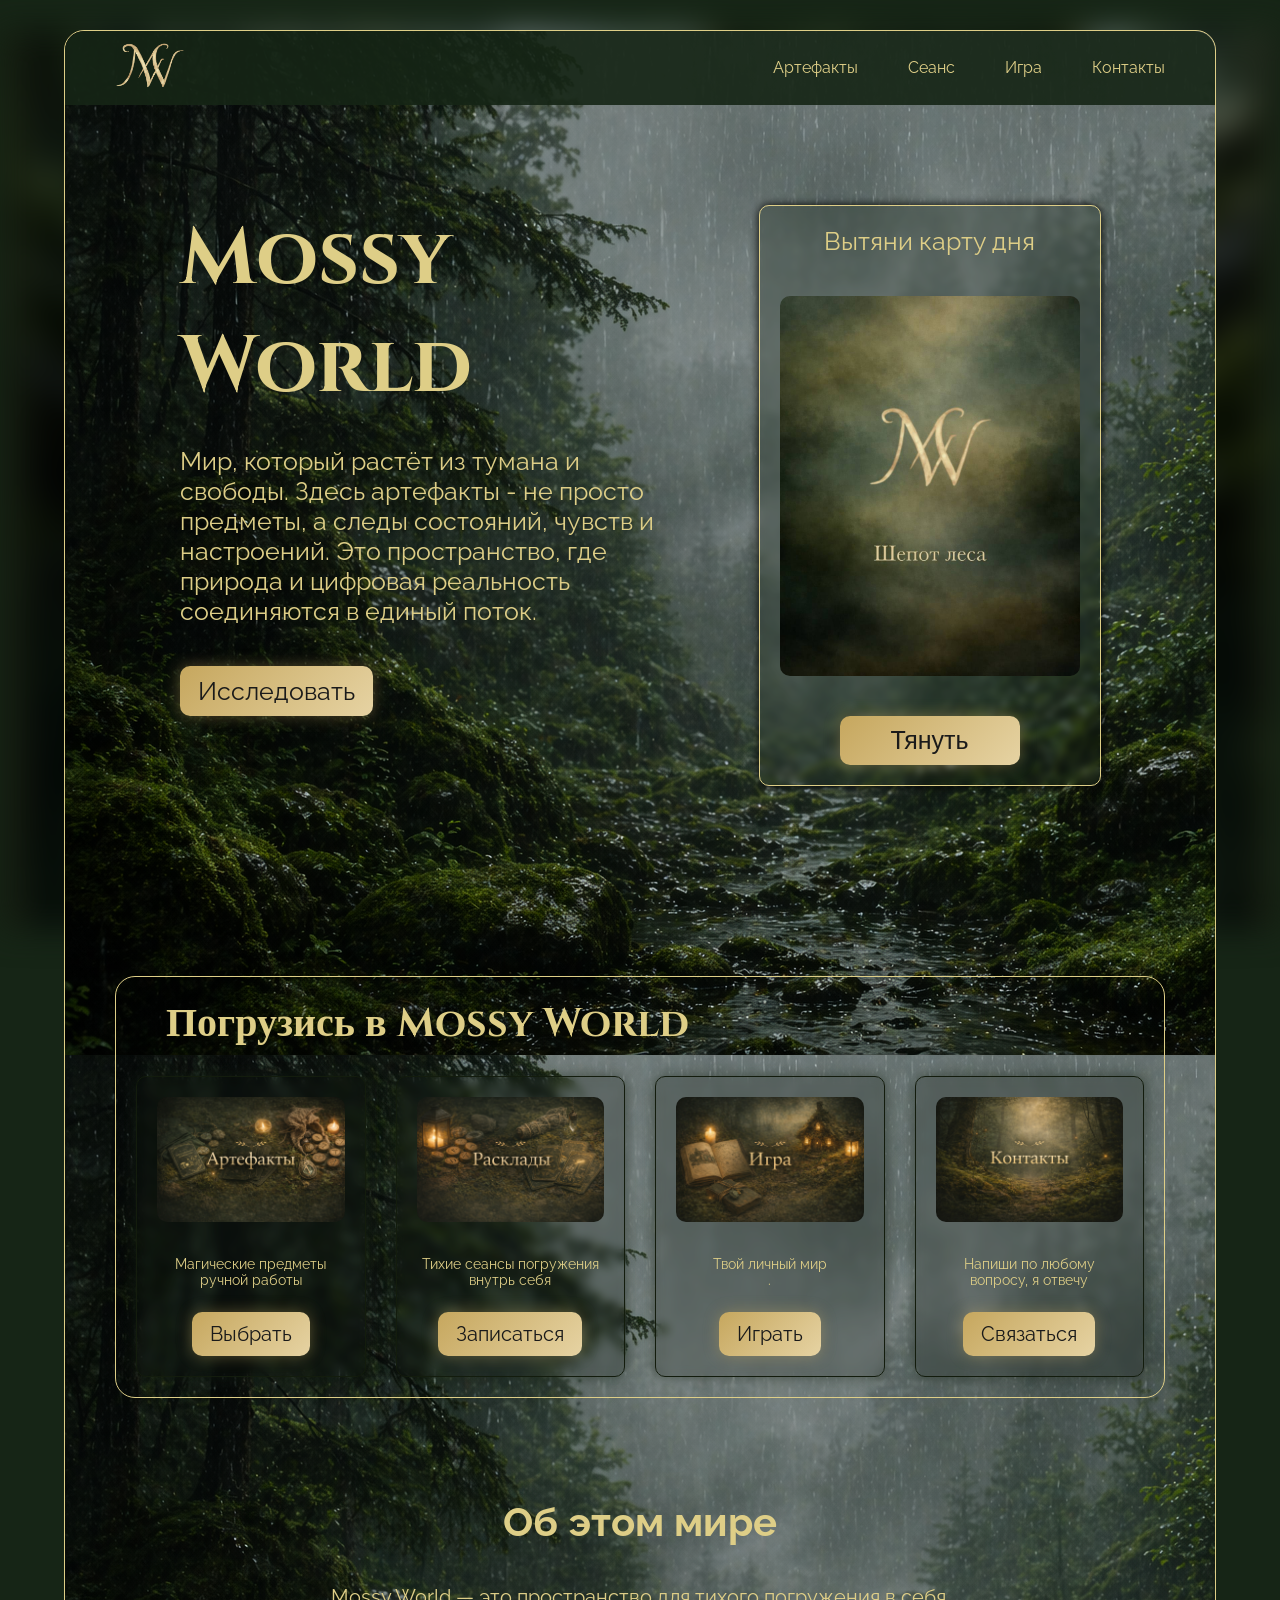
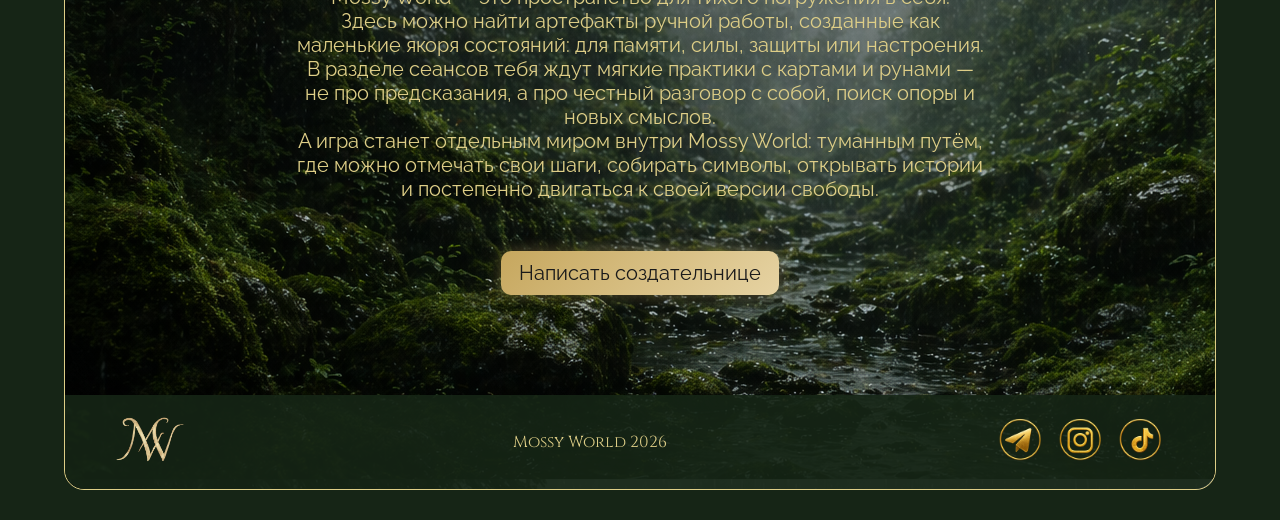
<file: index.html>
<!DOCTYPE html>
<html lang="ru">

<head>
    <meta charset="UTF-8">
    <meta name="viewport" content="width=device-width, initial-scale=1.0">
    <title>Mossy World</title>
    <link rel="preconnect" href="https://fonts.googleapis.com">
    <link rel="preconnect" href="https://fonts.gstatic.com" crossorigin>
    <link
        href="https://fonts.googleapis.com/css2?family=Cinzel:wght@400..900&family=Raleway:ital,wght@0,100..900;1,100..900&family=Spectral:ital,wght@0,200;0,300;0,400;0,500;0,600;0,700;0,800;1,200;1,300;1,400;1,500;1,600;1,700;1,800&display=swap"
        rel="stylesheet">
    <link rel="stylesheet" href="css/style.css">
</head>

<body>
    <div class="bg"></div>
    <main class="main">
        <div class="container">
            <header class="header">
                <div class="nav">
                    <a href="#" class="header__logo"><img class="logo__img" src="./assets/logo.PNG" alt="logo"></a>
                    <ul class="nav__list">
                        <li class="nav__element"><a href="artefacts.html">Артефакты</a></li>
                        <li class="nav__element"><a href="">Сеанс</a></li>
                        <li class="nav__element"><a href="">Игра</a></li>
                        <li class="nav__element"><a href="">Контакты</a></li>
                    </ul>
                </div>
            </header>
            <section class="hero">
                <div class="hero__left">
                    <h1 class="hero__title">Mossy<br> World</h1>
                    <p class="hero__subtitle">Мир, который растёт из тумана и свободы. Здесь артефакты - не просто
                        предметы, а следы состояний, чувств и настроений. Это пространство, где природа и цифровая
                        реальность соединяются в единый поток.
                    </p>
                    <a href="#second" class="enter-btn">Исследовать</a>
                </div>


                <div class="hero__right">
                    <span class="hero__pull">Вытяни карту дня</span>
                    <div class="tarot-card" id="tarotCard">
                        <div class="tarot-card__inner">

                            <!-- лицевая сторона -->
                            <div class="tarot-card__front">
                                <img src="./assets/cards/card.png" alt="card" id="cardFront">
                            </div>

                            <!-- обратная сторона -->
                            <div class="tarot-card__back">
                                <img src="./assets/cards/card-back.jpg" alt="card back">
                            </div>

                        </div>
                    </div>
                    <button class="pull-btn" id="pullBtn">Тянуть</button>
                </div>


            </section>
            <section class="second" id="second">
                <h2 class="second__title">Погрузись в Mossy World</h2>
                <div class="cards">
                    <div class="card">
                        <!-- <p class="card__title">Артефакты</p> -->
                        <img src="./assets/artefacts.png" alt="" class="card__img">
                        <p class="card__desc">Магические предметы ручной работы</p>
                        <a href="artefacts.html">Выбрать</a>
                    </div>
                    <div class="card">
                        <!-- <p class="card__title">Сеанс</p> -->
                        <img src="./assets/layouts.png" alt="" class="card__img">
                        <p class="card__desc">Тихие сеансы погружения внутрь себя</p>
                        <a href="#">Записаться</a>
                    </div>
                    <div class="card">
                        <!-- <p class="card__title">Игра</p> -->
                        <img src="./assets/game.png" alt="" class="card__img">
                        <p class="card__desc">Твой личный мир <br>.</p>
                        <a href="#">Играть</a>
                    </div>
                    <div class="card">
                        <!-- <p class="card__title">Контакты</p> -->
                        <img src="./assets/contacts.png" alt="" class="card__img">
                        <p class="card__desc">Напиши по любому вопросу, я отвечу</p>
                        <a href="#">Связаться</a>
                    </div>
                </div>

            </section>
            <section class="desc">
                <h3 class="desc__title">Об этом мире</h3>
                <p class="desc__text">
                    Mossy World — это пространство для тихого погружения в себя. <br> Здесь можно найти артефакты ручной
                    работы, созданные как маленькие якоря состояний: для памяти, силы, защиты или настроения.<br>



                    В разделе сеансов тебя ждут мягкие практики с картами и рунами — не про предсказания, а про честный
                    разговор с собой, поиск опоры и новых смыслов. <br>



                    А игра станет отдельным миром внутри Mossy World: туманным путём, где можно отмечать свои шаги,
                    собирать символы, открывать истории и постепенно двигаться к своей версии свободы.
                </p>
                <a href="" class="ask">Написать создательнице</a>
            </section>
            <footer class="footer">
                <a href="#" class="footer__logo"><img src="./assets/logo.PNG" alt="logo" class="logo__img"></a>
                <p class="footer__text">Mossy World 2026</p>
                <div class="footer__socials">
                    <a href="" class="footer__tg"><img src="./assets/tg.png" alt="tg"></a>
                    <a href="" class="footer__inst"><img src="./assets/inst.png" alt="inst"></a>
                    <a href="" class="footer__tiktok"><img src="./assets/tiktok.png" alt="tiktok"></a>
                </div>
            </footer>



        </div>
    </main>
    <script src="./script.js"></script>
</body>

</html>
</file>
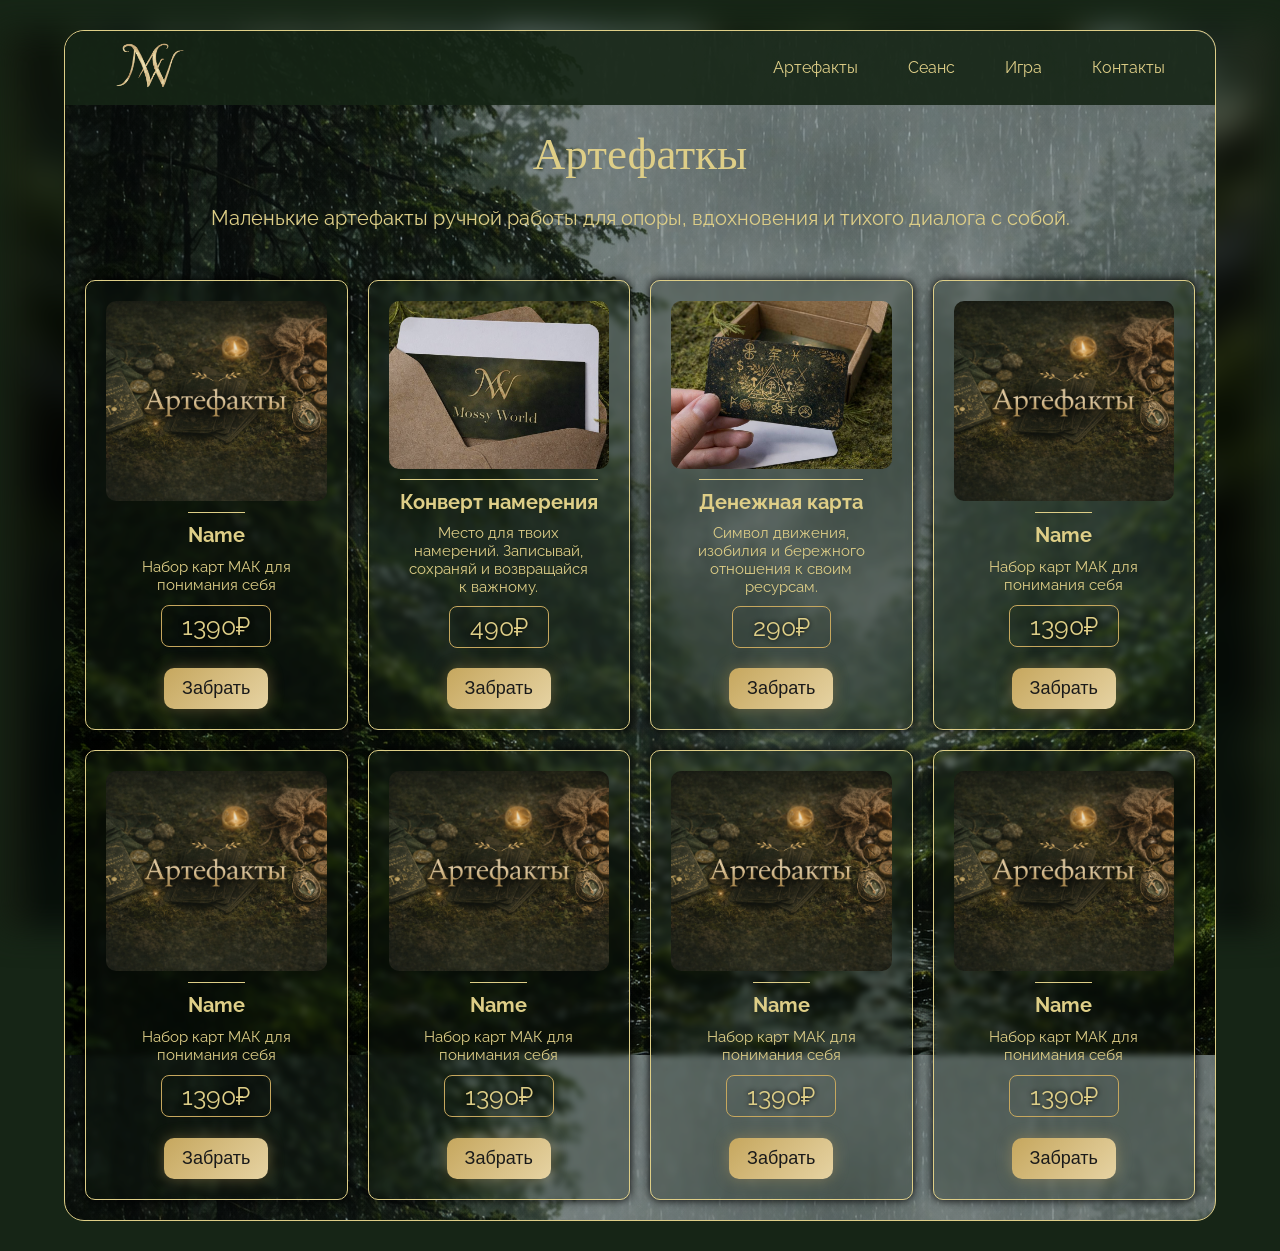
<file: artefacts.html>
<!DOCTYPE html>
<html lang="ru">
<head>
    <meta charset="UTF-8">
    <meta name="viewport" content="width=device-width, initial-scale=1.0">
    
    <title>Артефакты</title>
    <link rel="preconnect" href="https://fonts.googleapis.com">
    <link rel="preconnect" href="https://fonts.gstatic.com" crossorigin>
    <link
        href="https://fonts.googleapis.com/css2?family=Cinzel:wght@400..900&family=Raleway:ital,wght@0,100..900;1,100..900&family=Spectral:ital,wght@0,200;0,300;0,400;0,500;0,600;0,700;0,800;1,200;1,300;1,400;1,500;1,600;1,700;1,800&display=swap"
        rel="stylesheet">
    <link rel="stylesheet" href="css/style.css">
</head>
<body>
    <div class="bg"></div>
    <main class="main">
        <div class="container">
            <header class="header">
                <div class="nav">
                    <a href="index.html" class="header__logo"><img class="logo__img" src="./assets/logo.PNG" alt="logo"></a>
                    <ul class="nav__list">
                        <li class="nav__element"><a href="">Артефакты</a></li>
                        <li class="nav__element"><a href="">Сеанс</a></li>
                        <li class="nav__element"><a href="">Игра</a></li>
                        <li class="nav__element"><a href="">Контакты</a></li>
                    </ul>
                </div>
            </header>
            <section class="artefacts__desc">
                <p class="art__title">Артефаткы</p>
                <p class="art__subtitle">Маленькие артефакты ручной работы для опоры, вдохновения и тихого диалога с собой.</p>
            </section>

            <section class="art__cards">
                
                    <div class="art-card">
                        <div class="art__img">
                            <img src="./assets/artefacts.png" alt="" >
                        </div>
                        <h4 class="art-card__title">Name</h4>
                        <p class="art-card__desc">Набор карт МАК для понимания себя</p>
                        <span class="art-card__price">1390₽</span>
                        <button class="take-btn">Забрать</button>
                    </div>
                    <div class="art-card">
                         <div class="art__img">
                            <img src="./assets/artefacts/konvert.jpg" alt="" >
                        </div>
                        <h4 class="art-card__title">Конверт намерения</h4>
                        <p class="art-card__desc">Место для твоих намерений. Записывай, сохраняй и возвращайся к важному.</p>
                        <span class="art-card__price">490₽</span>
                        <button class="take-btn">Забрать</button>
                    </div>
                    <div class="art-card">
                         <div class="art__img">
                            <img src="./assets/artefacts/moneya-card.jpg" alt="" >
                        </div>
                        <h4 class="art-card__title">Денежная карта</h4>
                        <p class="art-card__desc">Символ движения, изобилия и бережного отношения к своим ресурсам.</p>
                        <span class="art-card__price">290₽</span>
                        <button class="take-btn">Забрать</button>
                    </div>
                    <div class="art-card">
                        <div class="art__img">
                            <img src="./assets/artefacts.png" alt="" >
                        </div>
                        <h4 class="art-card__title">Name</h4>
                        <p class="art-card__desc">Набор карт МАК для понимания себя</p>
                        <span class="art-card__price">1390₽</span>
                        <button class="take-btn">Забрать</button>
                    </div>
                    <div class="art-card">
                        <div class="art__img">
                            <img src="./assets/artefacts.png" alt="" >
                        </div>
                        <h4 class="art-card__title">Name</h4>
                        <p class="art-card__desc">Набор карт МАК для понимания себя</p>
                        <span class="art-card__price">1390₽</span>
                        <button class="take-btn">Забрать</button>
                    </div>
                    <div class="art-card">
                        <div class="art__img">
                            <img src="./assets/artefacts.png" alt="" >
                        </div>
                        <h4 class="art-card__title">Name</h4>
                        <p class="art-card__desc">Набор карт МАК для понимания себя</p>
                        <span class="art-card__price">1390₽</span>
                        <button class="take-btn">Забрать</button>
                    </div>
                    <div class="art-card">
                        <div class="art__img">
                            <img src="./assets/artefacts.png" alt="" >
                        </div>
                        <h4 class="art-card__title">Name</h4>
                        <p class="art-card__desc">Набор карт МАК для понимания себя</p>
                        <span class="art-card__price">1390₽</span>
                        <button class="take-btn">Забрать</button>
                    </div>
                    <div class="art-card">
                        <div class="art__img">
                            <img src="./assets/artefacts.png" alt="" >
                        </div>
                        <h4 class="art-card__title">Name</h4>
                        <p class="art-card__desc">Набор карт МАК для понимания себя</p>
                        <span class="art-card__price">1390₽</span>
                        <button class="take-btn">Забрать</button>
                    </div>
                    
                    
            </section>
                
        </div>
    </main>
</body>
</html>
</file>
<file: css/style.css>
*{
    box-sizing: border-box;
}
body{
    background-color: rgb(22, 37, 22);
    margin: 30px 0;
    padding: 0;
    font-family: "Raleway", sans-serif;
    
    
}
a{
    text-decoration: none;
}
.bg {
  position: fixed;
  width: 100%;
  height: 100%;
  background: url('../assets/e82da519-a3f6-4488-99c0-10b5fe8b39a1.png') center/cover no-repeat;
  filter: blur(16px);
  z-index: -1;
}
.main {
    max-width: 1400px;
    margin: 0 auto;
    
}
.container{
    width: 90%;
    margin: 0 auto;
    background-image: url('../assets/bg.png');
    
    background-size: inherit;
    min-height: 90vh;
    background-color: #131c0d;

    border-radius: 20px;
    border: 1px solid #dece87;
    
}
.header {
    background-color: #162516e6;
    border-radius: 20px 20px 0 0;
   
}
.nav {
    display: flex;
    justify-content: space-between;
    margin: 0 50px;
    padding: 0;
    align-items: center;
}
.header__logo {
}
.logo__img {
    width: 70px;
}
.nav__list {
    display: flex ;
    list-style: none;
    justify-content: space-around;
    gap: 50px;

    
    font-size: 16px;
}
.nav__element a{
    color: #dece87;
}
.hero {
    display: flex;
    padding: 100px ;
    color: #dece87;
    gap: 50px;
    justify-content: space-around;
    margin-bottom: 90px;
}
.hero__left {
    max-width: 500px;
}
.hero__title {
    font-size: 80px;
    font-family: "Cinzel", serif;
    margin: 0;
}
.hero__subtitle {
    font-size: 25px;
    font-family: "Raleway", sans-serif;
    margin-bottom: 50px;
}
.enter-btn {
    
  background: linear-gradient(
    135deg,
    #c6a75e,
    #e6d3a3
  );
  color: #1a1a1a;
  border: none;
  padding: 10px 18px;
  border-radius: 10px;
  box-shadow: 0 0 15px rgba(198,167,94,0.4);
  transition: 0.3s;
  font-size: 25px;

}
.enter-btn:hover {
    box-shadow: 0px 0px 15px #dece87;
    transform: translateY(-2px);
}
.card-day__img{
    width: 300px;
    border-radius: 10px;
    box-shadow: 0 0 20px #060a06;
    
}
.hero__right {
    display: flex;
    flex-direction: column;
    justify-content: space-between;
    gap: 20px;

    background-color: rgba(22, 37, 22, 0.25);
backdrop-filter: blur(3px);
border: 1px solid #dece87;

    padding: 20px;
    padding-bottom: 20px;
    border-radius: 10px;

    box-shadow: 0 0 10px black;
}
.hero__pull {
    margin-bottom: 0px;
    text-align: center;
    font-size: 25px;
    
}
.pull-btn {
    background: linear-gradient(
    135deg,
    #c6a75e,
    #e6d3a3
  );
  color: #1a1a1a;
  border: none;
  padding: 10px 18px;
  border-radius: 10px;
  box-shadow: 0 0 15px rgba(198,167,94,0.4);
  transition: 0.3s;
  font-size: 25px;
  width: 60%;
  margin: 0 auto;
}
.pull-btn:hover {
    box-shadow:  0 0 10px #dece87;
    transform: translateY(-2px);
}




.tarot-card {
    width: 300px;
    height: 380px;
    margin: 20px auto;
    perspective: 1000px;
}

.tarot-card__inner {
    width: 100%;
    height: 100%;
    position: relative;
    transition: transform 0.8s;
    transform-style: preserve-3d;
}

.tarot-card.is-flipped .tarot-card__inner {
    transform: rotateY(180deg);
}

.tarot-card__front,
.tarot-card__back {
    position: absolute;
    inset: 0;
    border-radius: 10px;
    overflow: hidden;
    backface-visibility: hidden;
}

.tarot-card__front img,
.tarot-card__back img {
    width: 100%;
    height: 100%;
    object-fit: cover;
}

/* лицевая */
.tarot-card__front {
    transform: rotateY(180deg);
}

/* задняя (обложка) */
.tarot-card__back {
    transform: rotateY(0);
}



.second {
    /* background-color: #162516e6; */
border: 1px solid #dece87;
border-radius: 20px;

margin: 50px;
}
.second__title {
    font-size: 40px;
    font-family: "Cinzel", serif;
    color: #dece87;
    padding-left: 50px;
    margin-top: 20px;
    margin-bottom: 5px;
    
}
.cards {
    display: flex;
    padding: 20px;
    justify-content: space-between;
    gap: 30px;
}
.card {
    
    border: 1px solid #131c0d;
    border-radius: 10px;
    box-shadow:  0 0 15px #17231591;
    backdrop-filter: blur(5px);
    background-color: #0f190e3a;
    display: flex;
    flex-direction: column;
    align-items: center;
    padding: 10px;
}
.card:hover {
  transform: translateY(-5px) scale(1.02);
  transition: 0.3s;
}
.card a {
    text-decoration: none;
     background: linear-gradient(
    135deg,
    #c6a75e,
    #e6d3a3
  );
  color: #1a1a1a;
  border: none;
  padding: 10px 18px;
  border-radius: 10px;
  box-shadow: 0 0 15px rgba(198,167,94,0.4);
  transition: 0.3s;
  font-size: 20px;

  margin-bottom: 10px;
  
}
/* .card__title {
    font-size: 25px;
    font-family: "Spectral", serif;
    color: #dece87;
    text-align: center;
    margin-bottom: 10px;
} */
.card__img {
    width: 100%;
    padding: 10px;
    border-radius: 20px;
}
.card__desc {
    font-size: 14px;
    font-family: "Raleway", sans-serif;
    color: #dece87;
    padding: 10px;
    text-align: center;
}


.desc {
    color: #dece87;
    display: flex;
    flex-direction: column;
    gap: 20px;
    align-items: center;
    margin-bottom: 100px;
}
.desc__title {
    text-align: center;
    font-size: 40px;
    margin-top: 50px;
    margin-bottom: 20px;
}
.desc__text {
    text-align: center;
    font-size: 20px;
    width: 60%;
    margin: 0 auto;
    margin-bottom: 30px;
}
.ask {
    text-decoration: none;
     background: linear-gradient(
    135deg,
    #c6a75e,
    #e6d3a3
  );
  color: #1a1a1a;
  border: none;
  padding: 10px 18px;
  border-radius: 10px;
  box-shadow: 0 0 15px rgba(198,167,94,0.4);
  transition: 0.3s;
  font-size: 20px;

    
}
.footer {
    background-color: #162516e6;
    border-radius: 0 0 20px 20px ;
    display: flex;
    justify-content: space-between;
    align-items: center;
    padding: 10px 50px 10px 50px;
}
.footer__logo {
}
.footer__text {
    color: #dece87;
    font-family: "Cinzel", serif;
}
.footer__socials {
    display: flex;
    gap: 10px;
}
.footer__tg img, .footer__inst img, 
.footer__tiktok img{
    width: 50px;
}



/* АРТЕФАКТЫ */

.artefacts__desc {
    text-align: center;
}
.art__title {
    color: #dece87;
    font-family: "Cinzel", serif;
    font-size: 45px;
    margin: 20px;
}
.art__subtitle {
    font-size: 20px;
    font-family: "Raleway", sans-serif;
    margin-bottom: 30px;
    color: #dece87;
    
}

.art__cards {
    display: grid;
    grid-template-columns: 1fr 1fr 1fr 1fr;
    gap: 20px;
    padding: 20px;
    align-items: center;
}
.art-card {
    display: flex;
    flex-direction: column;
    align-items: center;
    justify-content: space-between;

    
    background-color: rgba(22, 37, 22, 0.25);
backdrop-filter: blur(3px);
border: 1px solid #dece87;

    padding: 20px;
    padding-bottom: 20px;
    border-radius: 10px;

    box-shadow: 0 0 10px black;
    height: 450px;
}
.art-card:hover {
  transform: translateY(-6px) scale(1.02);
}
.art__img {
    width: 100%;
    height: 200px;
    border-radius: 10px;
    overflow: hidden;
}

.art__img img {
    width: 100%;
    height: 100%;
    object-fit: cover;
    display: block;
    filter: brightness(0.9);
}
.art-card:hover .art__img img {
  filter: brightness(1);
}
.art-card__title{
   border-top: 1px solid #dece87;
   padding-top: 10px;
    font-size: 20px;
    font-family: "Raleway", sans-serif;
  
    color: #dece87;
    margin: 10px;

}
.art-card__desc {
    padding: 0 20px ;
    font-size: 15px;
    font-family: "Raleway", sans-serif;
    margin-bottom: 10px;
    color: #dece87;
    text-align: center;
    margin-top: 0;
}
.art-card__price{
      padding: 0 20px ;
    font-size: 25px;
    font-family: "Raleway", sans-serif;
    margin-bottom: 20px;
    color: #dece87;
    text-align: center;
    text-shadow: 0 0 5px #000;
    border: 1px solid #c6a75e;
    padding: 5px 20px;
    border-radius: 8px;
}
.take-btn {
     background: linear-gradient(
    135deg,
    #c6a75e,
    #e6d3a3
  );
  color: #1a1a1a;
  border: none;
  padding: 10px 18px;
  border-radius: 10px;
  box-shadow: 0 0 15px rgba(198,167,94,0.4);
  transition: 0.3s;
  font-size: 18px;

}
.take-btn:hover {
    box-shadow: 0px 0px 15px #dece87;
    transform: translateY(-2px);
}



@media (max-width: 768px) {
    .hero {
        flex-direction: column;
        text-align: center;
        
    }
    .nav{
        flex-direction: column;}
    .nav__list {
        gap: 15px;
        padding: 0;
    }
    .hero {
        padding: 20px;
        margin-bottom: 20px;
    }

.hero__title {
    font-size: 56px;
    font-family: "Cinzel", serif;
    margin: 0;
}
.hero__subtitle {
    font-size: 20px;
    font-family: "Raleway", sans-serif;
    margin-bottom: 50px;
}
.cards {flex-direction: column;
    
}
.second{
    margin: 20px;
}
.second__title {
    font-size: 25px;
font-family: "Raleway", sans-serif;
font-weight: normal;
padding: 10px;
text-align: center;
width: 70%;
        margin: 0 auto;}

    .desc__text {
        margin: 0;
        width: 100%;
        padding: 20px;
        font-size: 18px;
    }
    .desc__title {
        font-size: 30px;
        margin: 20px;
    }
    .tarot-card {
    width: 100%;}

}
</file>
